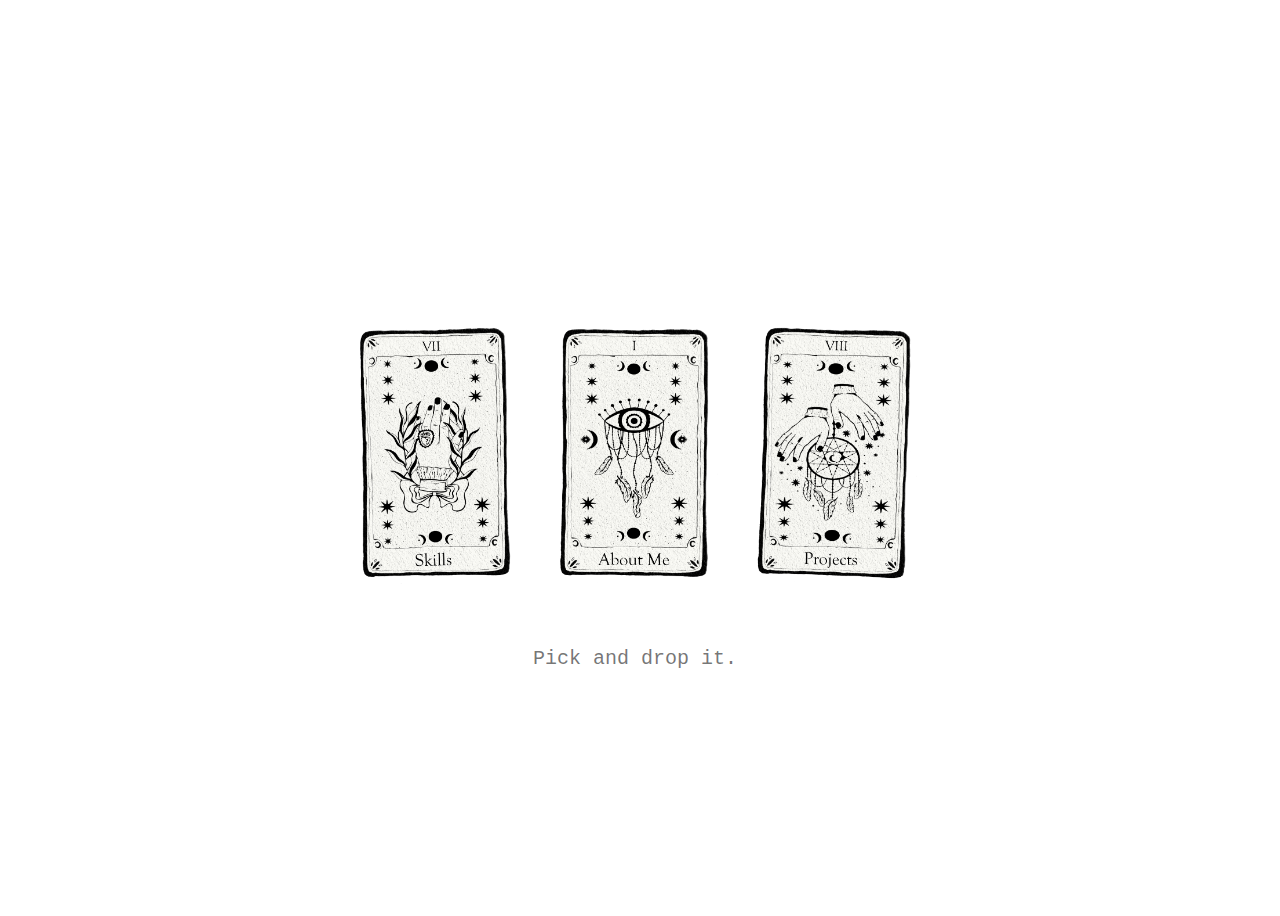
<file: index.html>
<!DOCTYPE html>
<html lang="en">
<head>
    <meta charset="UTF-8">
    <meta http-equiv="X-UA-Compatible" content="IE=edge">
    <meta name="viewport" content="width=device-width, initial-scale=1.0">
    <link rel="stylesheet" href="main.css">

    <title>Boyan Boychev</title>
</head>
<body>

  <div class="container">
    <div id="item2" class="item">
      <img src="Images/3.png" alt="Item 1">
    </div>
    <div id="item1" class="item">
      <img src="Images/2.png" alt="Item 2">
    </div>
    <div id="item3" class="item">
      <img src="Images/4.png" alt="Item 3">
    </div>

    <span class="textImages">Pick and drop it.</span>
  </div>



<script src="index.js"></script> 
</body>
</html>
</file>
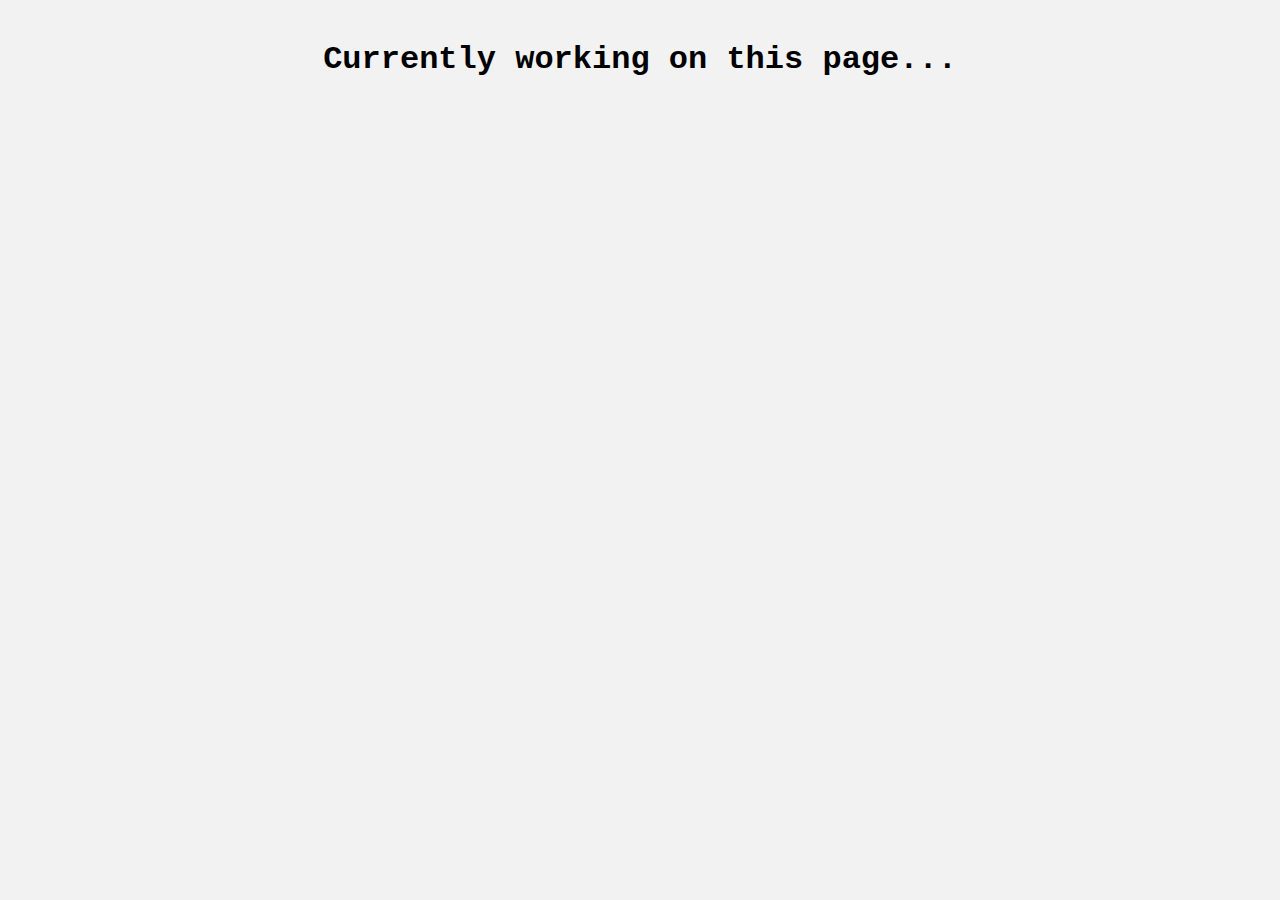
<file: projects.html>
<!DOCTYPE html>
<html lang="en">
<head>
    <meta charset="UTF-8">
    <meta http-equiv="X-UA-Compatible" content="IE=edge">
    <meta name="viewport" content="width=device-width, initial-scale=1.0">
    <link rel="stylesheet" href="projects.css">

    <title>Projects</title>
</head>
<body>
    <header>
        <h1>Currently working on this page...</h1>
      </header>
      


<script src="main.js"></script> 
</body>
</html>
</file>
<file: main.css>
.container {
  display: flex;
  justify-content: center;
  align-items: center;
  text-align:center;
  height: 100vh;
  margin-left: 250px;
  margin-right: 450px;
  transition: all 2.0s ease-in-out; 
  }

  #items-container {
    display: flex;
    justify-content: center;
  }

  .item {
    display: inline-block;
    text-align: center;
    border: none;
  }
  
  .item img {
    width: 200px;
    height: 300px;
    object-fit: contain;
    border: none;
  }

  .textImages {
    margin-top: 400px;
    margin-left: -410px;
    display: flex;
    font-size: 20px;
    font-family: Courier;
    color: #0000008c;
}
  
  .item.dragging {
    opacity: 0.5;
    transform: scale(1.2);
  }
  
  .item.hidden {
    display: none;
  }
  
  .animate {
    animation-name: disappear;
    animation-duration: 1s;
  }

  .fade-out {
    opacity: 0;
    transition: opacity 1s ease-out;
  }

  
  
  @keyframes disappear {
    from { opacity: 1; }
    to { opacity: 0; }
  }
</file>
<file: projects.css>
@import url('https://fonts.googleapis.com/css2?family=Courier+Prime:wght@400;700&display=swap');

body {
    background-color: #f2f2f2;
    color: #333;
    font-family: Courier, monospace;
    margin: 0;
    padding: 0;
  }
  header {
    color: #000000;
    padding: 20px;
    text-align: center;
  }
  .container {
    display: flex;
    flex-wrap: wrap;
    justify-content: space-between;
    margin: 20px;
  }
  .project {
    position: relative;
    display: inline-block;
    margin-bottom: 20px;
    width: 48%;
  }
  .project img {
    width: 100%;
  }

  .tooltip-text {
    visibility: hidden;
    background-color: black;
    color: white;
    text-align: center;
    padding: 5px;
    border-radius: 6px;
    position: absolute;
    z-index: 1;
  }

  .project:hover .tooltip-text {
    visibility: visible;
  }

  .project a {
    color: #000;
    display: block;
    padding: 10px;
    text-align: center;
    text-decoration: none;
  }


  .footer__copy{
    display: block;
    margin: 2.5rem 0 2rem;
    text-align: center;
    font-size: var(--smaller-font-size);
    color: var(--text-color-light);
}
</file>
